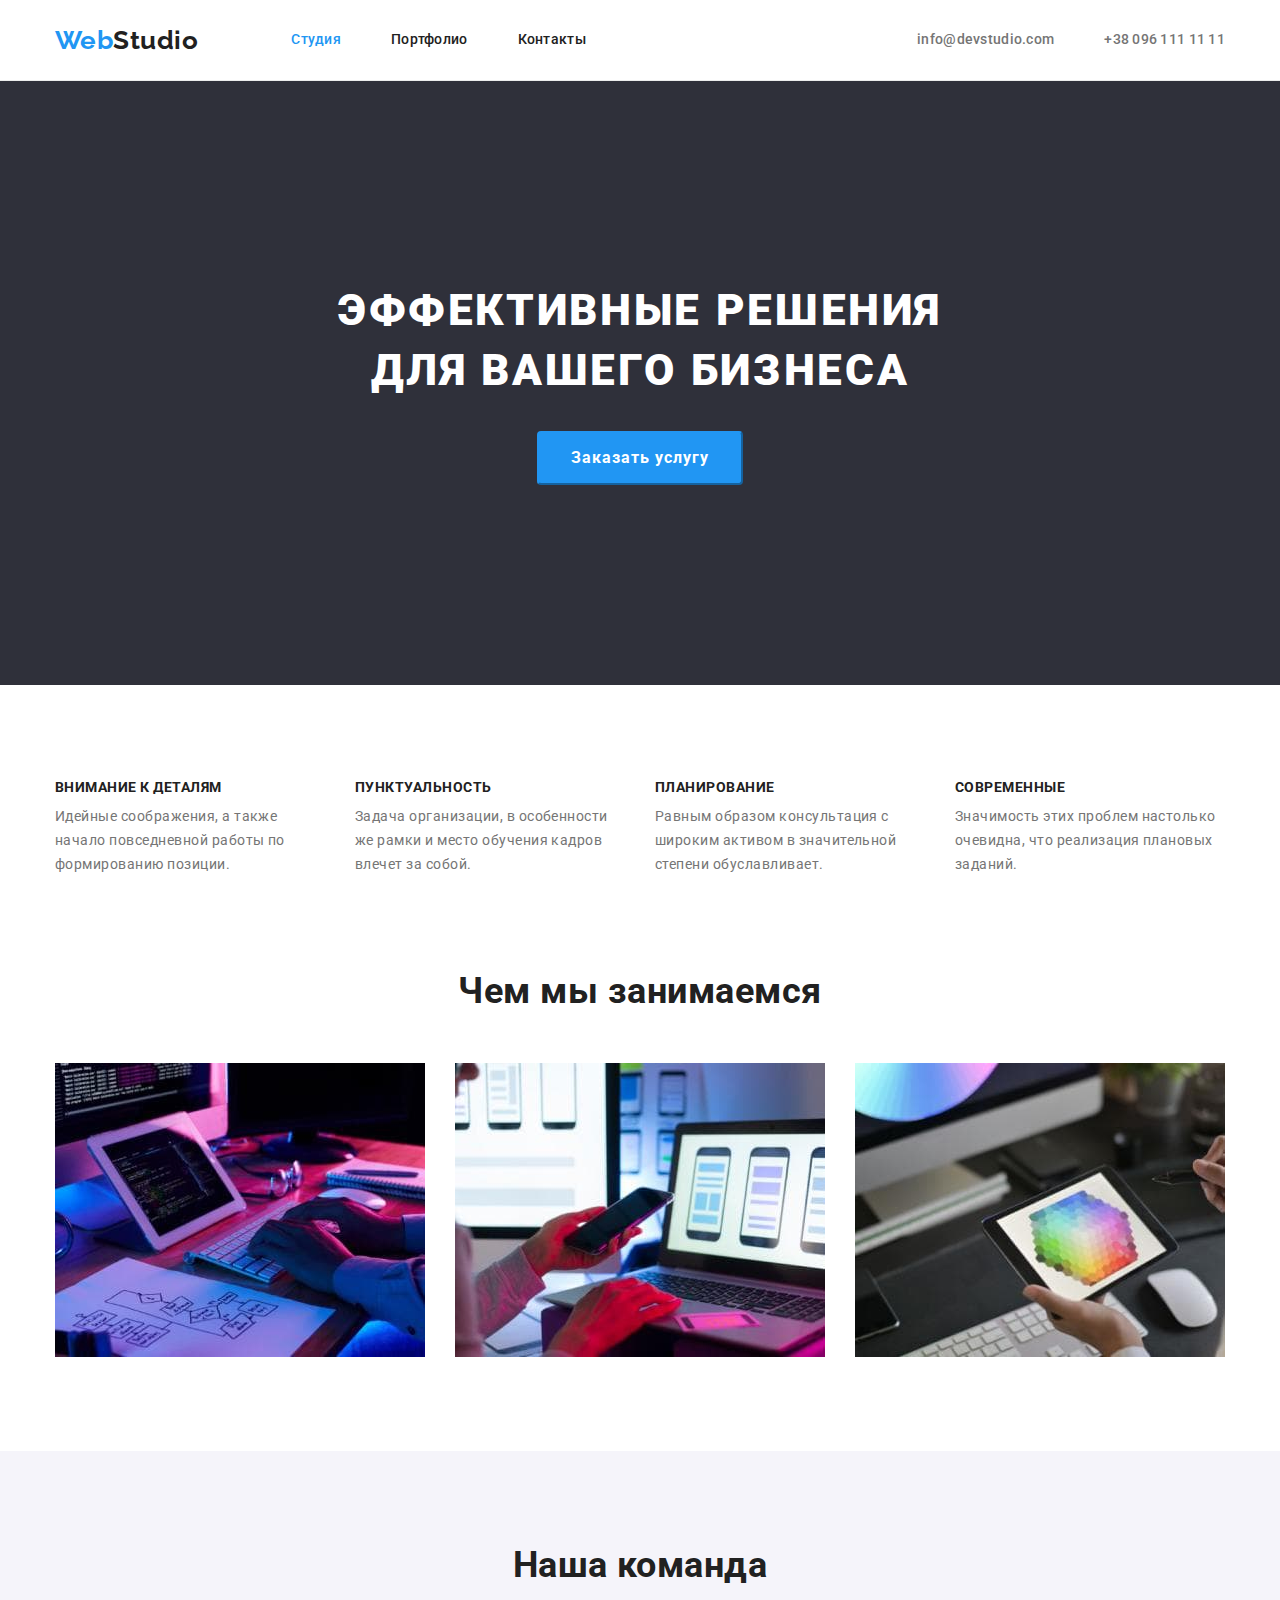
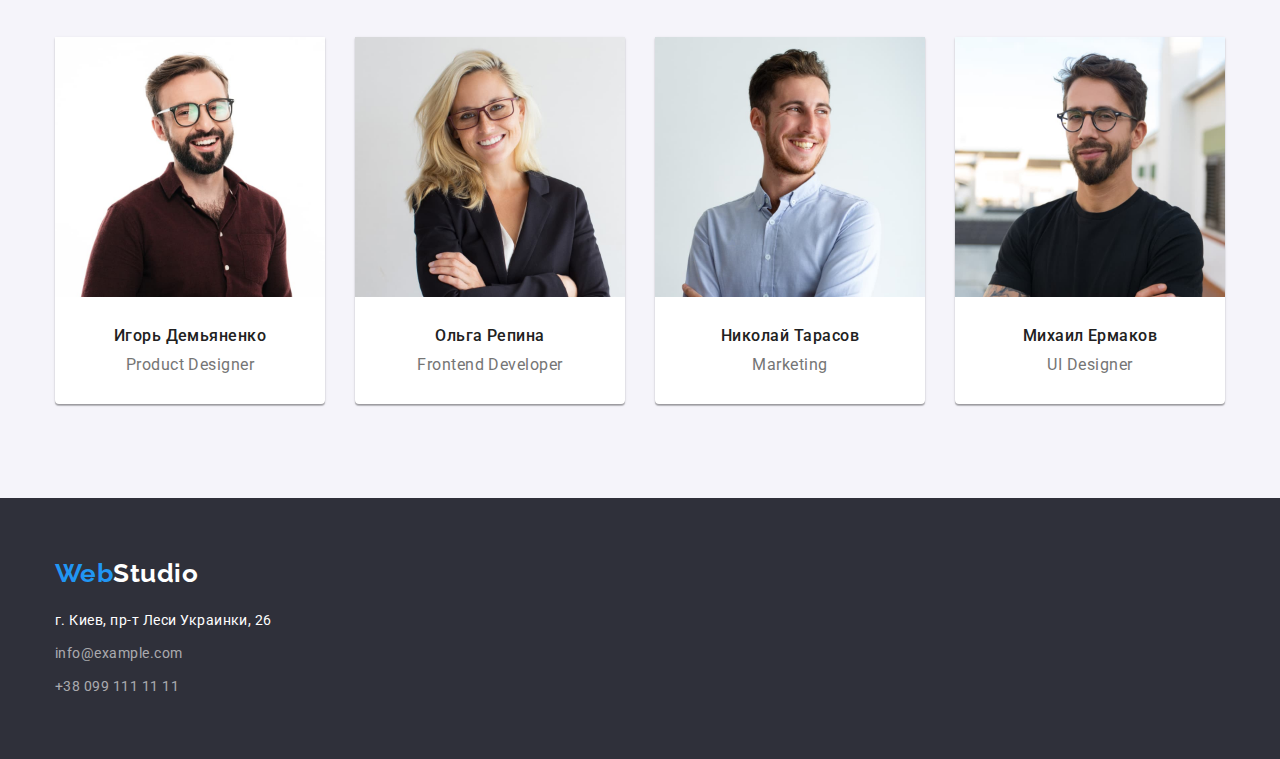
<file: index.html>
<!DOCTYPE html>
<html lang="ru">
  <head>
    <meta charset="UTF-8" />
    <meta http-equiv="X-UA-Compatible" content="IE=edge" />
    <meta name="viewport" content="width=device-width, initial-scale=1.0" />
    <title>Document</title>
    <link rel="stylesheet" href="./css/styles.css" />
    <link
      href="https://fonts.googleapis.com/css2?family=Raleway:wght@700&family=Roboto:wght@400;500;700;900&display=swap"
      rel="stylesheet"
    />
    <link
      rel="stylesheet"
      href="https://cdnjs.cloudflare.com/ajax/libs/modern-normalize/1.1.0/modern-normalize.min.css"
    />
  </head>
  <body class="page-body">
    <header class="page-header">
      <div class="container header-box">
        <nav class="header-nav">
          <a class="header-logo" href=""><span class="logo-blue">Web</span>Studio</a>
          <ul class="header-nav-list">
            <li class="header-nav-list-item">
              <a href="./index.html" class="nav-link-current">Студия</a>
            </li>
            <li class="header-nav-list-item">
              <a href="./portfolio.html" class="nav-link">Портфолио</a>
            </li>
            <li class="header-nav-list-item"><a href="" class="nav-link">Контакты</a></li>
          </ul>
        </nav>
        <ul class="header-list">
          <li class="header-list-item">
            <a class="header-contact" href="mailto:info@devstudio.com">info@devstudio.com</a>
          </li>
          <li class="header-list-item">
            <a class="header-contact" href="tel:+380961111111">+38 096 111 11 11</a>
          </li>
        </ul>
      </div>
    </header>
    <main>
      <section class="hero">
        <div class="container">
          <h1 class="hero-title">Эффективные решения для вашего бизнеса</h1>
          <button type="button" class="button-studio">Заказать услугу</button>
        </div>
      </section>
      <!--Перша секція лозунги-->
      <section class="section features-section">
        <div class="container">
          <ul class="features-list">
            <li class="features-list-item">
              <h3 class="features-title">Внимание к деталям</h3>
              <p class="features-text">
                Идейные соображения, а также начало повседневной работы по формированию позиции.
              </p>
            </li>
            <li class="features-list-item">
              <h3 class="features-title">Пунктуальность</h3>
              <p class="features-text">
                Задача организации, в особенности же рамки и место обучения кадров влечет за собой.
              </p>
            </li>
            <li class="features-list-item">
              <h3 class="features-title">Планирование</h3>
              <p class="features-text">
                Равным образом консультация с широким активом в значительной степени обуславливает.
              </p>
            </li>
            <li class="features-list-item">
              <h3 class="features-title">Современные</h3>
              <p class="features-text">
                Значимость этих проблем настолько очевидна, что реализация плановых заданий.
              </p>
            </li>
          </ul>
        </div>
      </section>
      <!-- Друга секція Робота -->
      <section class="section">
        <div class="container">
          <h2 class="work-title">Чем мы занимаемся</h2>
          <ul class="work-list">
            <li class="work-list-item">
              <img class="work-img" src="./images/activity/box1.jpg" alt="activity1" width="370" />
            </li>
            <li class="work-list-item">
              <img class="work-img" src="./images/activity/box2.jpg" alt="activity2" width="370" />
            </li>
            <li class="work-list-item">
              <img class="work-img" src="./images/activity/box3.jpg" alt="activity3" width="370" />
            </li>
          </ul>
        </div>
      </section>
      <!-- Третя секція існуюча команда-->
      <section class="team-section section">
        <div class="container">
          <h2 class="team-title">Наша команда</h2>
          <ul class="team-list">
            <li class="team-member">
              <img class="team-img" src="./images/team/igor.jpg" alt="teammate1" width="270" />
              <div class="team-member-box">
                <h3 class="team-member-name">Игорь Демьяненко</h3>
                <p class="team-position">Product Designer</p>
              </div>
            </li>
            <li class="team-member">
              <img class="team-img" src="./images/team/olga.jpg" alt="teammate2" width="270" />
              <div class="team-member-box">
                <h3 class="team-member-name">Ольга Репина</h3>
                <p class="team-position">Frontend Developer</p>
              </div>
            </li>
            <li class="team-member">
              <img class="team-img" src="./images/team/nikolay.jpg" alt="teammate3" width="270" />
              <div class="team-member-box">
                <h3 class="team-member-name">Николай Тарасов</h3>
                <p class="team-position">Marketing</p>
              </div>
            </li>
            <li class="team-member">
              <img class="team-img" src="./images/team/mikhail.jpg" alt="teammate4" width="270" />
              <div class="team-member-box">
                <h3 class="team-member-name">Михаил Ермаков</h3>
                <p class="team-position">UI Designer</p>
              </div>
            </li>
          </ul>
        </div>
      </section>
    </main>
    <footer class="footer">
      <div class="container">
        <a class="footer-logo" href=""><span class="logo-blue">Web</span>Studio</a>
        <address class="footer-adress">
          <p>г. Киев, пр-т Леси Украинки, 26</p>
          <ul class="footer-list">
            <li class="footer-list-item">
              <a href="mailto:info@example.com" class="footer-adress-contact">info@example.com</a>
            </li>
            <li class="footer-list-item">
              <a href="tel:+380991111111" class="footer-adress-contact">+38 099 111 11 11</a>
            </li>
          </ul>
        </address>
      </div>
    </footer>
  </body>
</html>
</file>
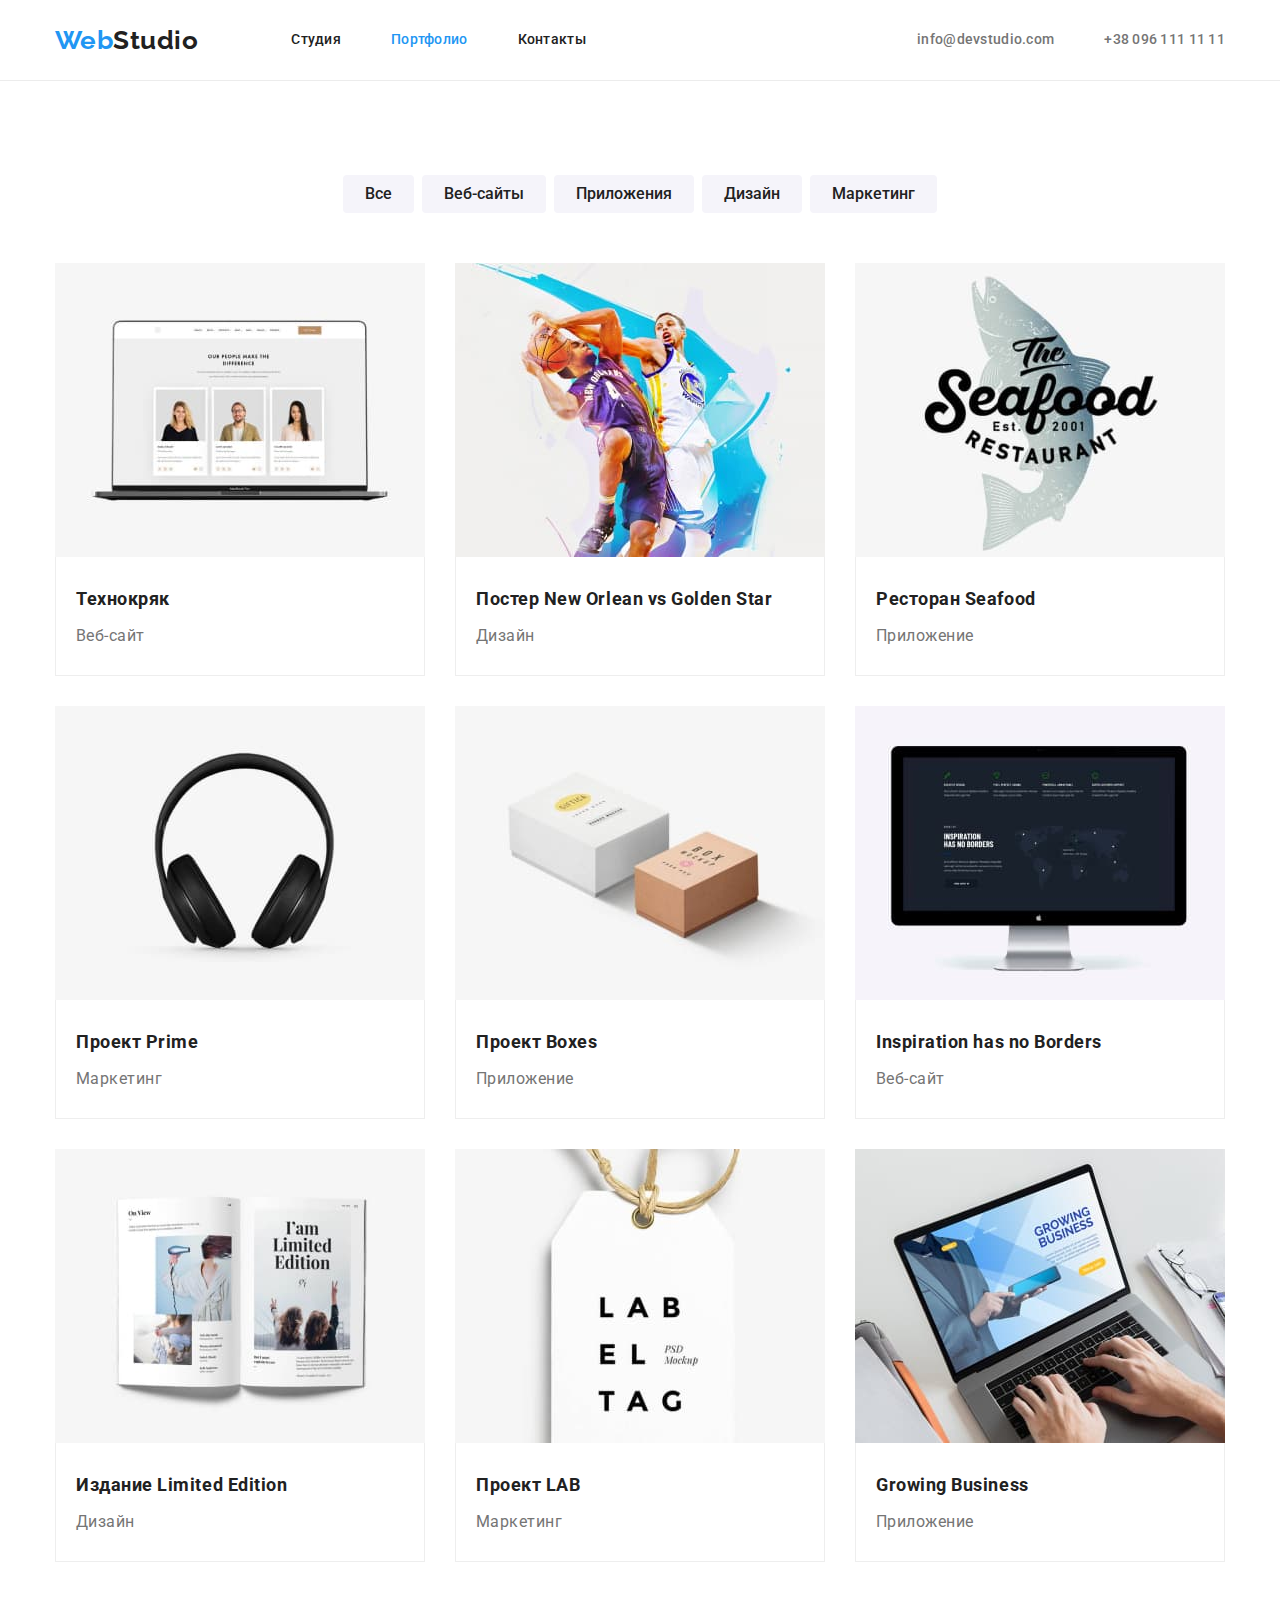
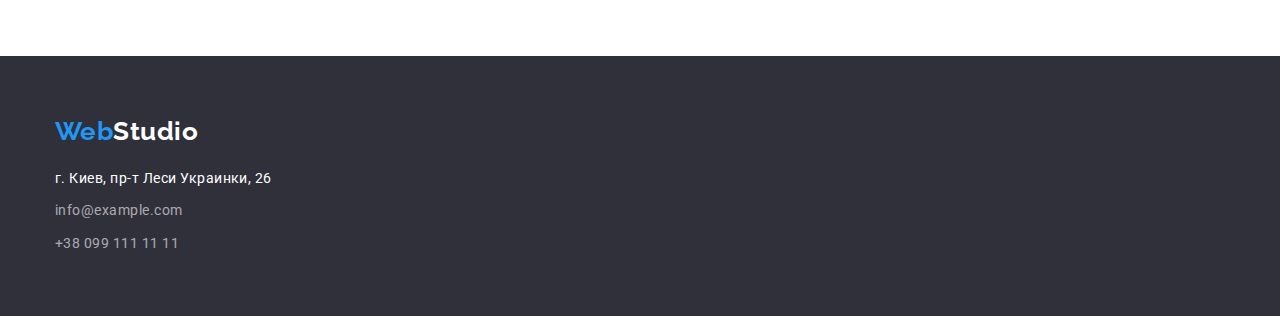
<file: portfolio.html>
<!DOCTYPE html>
<html lang="ru">
  <head>
    <meta charset="UTF-8" />
    <meta http-equiv="X-UA-Compatible" content="IE=edge" />
    <meta name="viewport" content="width=device-width, initial-scale=1.0" />
    <title>Document</title>
    <link rel="stylesheet" href="./css/styles.css" />
    <link
      href="https://fonts.googleapis.com/css2?family=Raleway:wght@700&family=Roboto:wght@400;500;700;900&display=swap"
      rel="stylesheet"
    />
    <link
      rel="stylesheet"
      href="https://cdnjs.cloudflare.com/ajax/libs/modern-normalize/1.1.0/modern-normalize.min.css"
    />
  </head>
  <body class="page-body">
    <header class="page-header">
      <div class="container header-box">
        <nav class="header-nav">
          <a class="header-logo" href=""><span class="logo-blue">Web</span>Studio</a>
          <ul class="header-nav-list">
            <li class="header-nav-list-item"><a href="./index.html" class="nav-link">Студия</a></li>
            <li class="header-nav-list-item">
              <a href="./portfolio.html" class="nav-link-current">Портфолио</a>
            </li>
            <li class="header-nav-list-item"><a href="" class="nav-link">Контакты</a></li>
          </ul>
        </nav>
        <ul class="header-list">
          <li class="header-list-item">
            <a class="header-contact" href="mailto:info@devstudio.com">info@devstudio.com</a>
          </li>
          <li class="header-list-item">
            <a class="header-contact" href="tel:+380961111111">+38 096 111 11 11</a>
          </li>
        </ul>
      </div>
    </header>
    <main>
      <section class="section">
        <div class="container">
          <ul class="portfolio-buttons-list">
            <li class="portfolio-buttons-item">
              <button type="button" class="button-portfolio">Все</button>
            </li>
            <li class="portfolio-buttons-item">
              <button type="button" class="button-portfolio">Веб-сайты</button>
            </li>
            <li class="portfolio-buttons-item">
              <button type="button" class="button-portfolio">Приложения</button>
            </li>
            <li class="portfolio-buttons-item">
              <button type="button" class="button-portfolio">Дизайн</button>
            </li>
            <li class="portfolio-buttons-item">
              <button type="button" class="button-portfolio">Маркетинг</button>
            </li>
          </ul>
          <ul class="portfolio-list">
            <li class="portfolio-list-item">
              <a class="portfolio-link" href=""
                ><img
                  class="portfolio-img"
                  src="./images/projects/techcrack.jpg"
                  alt="project1"
                  width="370"
                />
                <div class="portfolio-list-border-box">
                  <h3 class="portfolio-title">Технокряк</h3>
                  <p class="portfolio-text">Веб-сайт</p>
                </div>
              </a>
            </li>
            <li class="portfolio-list-item">
              <a class="portfolio-link" href=""
                ><img
                  class="portfolio-img"
                  src="./images/projects/new-orlean-vs-golden-star.jpg"
                  alt="project2"
                  width="370"
                />
                <div class="portfolio-list-border-box">
                  <h3 class="portfolio-title">Постер New Orlean vs Golden Star</h3>
                  <p class="portfolio-text">Дизайн</p>
                </div>
              </a>
            </li>
            <li class="portfolio-list-item">
              <a class="portfolio-link" href=""
                ><img
                  class="portfolio-img"
                  src="./images/projects/seafood.jpg"
                  alt="project3"
                  width="370"
                />
                <div class="portfolio-list-border-box">
                  <h3 class="portfolio-title">Ресторан Seafood</h3>
                  <p class="portfolio-text">Приложение</p>
                </div>
              </a>
            </li>
            <li class="portfolio-list-item">
              <a class="portfolio-link" href=""
                ><img
                  class="portfolio-img"
                  src="./images/projects/prime.jpg"
                  alt="project4"
                  width="370"
                />
                <div class="portfolio-list-border-box">
                  <h3 class="portfolio-title">Проект Prime</h3>
                  <p class="portfolio-text">Маркетинг</p>
                </div>
              </a>
            </li>
            <li class="portfolio-list-item">
              <a class="portfolio-link" href=""
                ><img
                  class="portfolio-img"
                  src="./images/projects/boxes.jpg"
                  alt="project5"
                  width="370"
                />
                <div class="portfolio-list-border-box">
                  <h3 class="portfolio-title">Проект Boxes</h3>
                  <p class="portfolio-text">Приложение</p>
                </div>
              </a>
            </li>
            <li class="portfolio-list-item">
              <a class="portfolio-link" href=""
                ><img
                  class="portfolio-img"
                  src="./images/projects/inspiration-has-no-borders.jpg"
                  alt="project6"
                  width="370"
                />
                <div class="portfolio-list-border-box">
                  <h3 class="portfolio-title">Inspiration has no Borders</h3>
                  <p class="portfolio-text">Веб-сайт</p>
                </div>
              </a>
            </li>
            <li class="portfolio-list-item">
              <a class="portfolio-link" href=""
                ><img
                  class="portfolio-img"
                  src="./images/projects/limited-edition.jpg"
                  alt="project7"
                  width="370"
                />
                <div class="portfolio-list-border-box">
                  <h3 class="portfolio-title">Издание Limited Edition</h3>
                  <p class="portfolio-text">Дизайн</p>
                </div>
              </a>
            </li>
            <li class="portfolio-list-item">
              <a class="portfolio-link" href=""
                ><img
                  class="portfolio-img"
                  src="./images/projects/lab.jpg"
                  alt="project8"
                  width="370"
                />
                <div class="portfolio-list-border-box">
                  <h3 class="portfolio-title">Проект LAB</h3>
                  <p class="portfolio-text">Маркетинг</p>
                </div>
              </a>
            </li>
            <li class="portfolio-list-item">
              <a class="portfolio-link" href=""
                ><img
                  class="portfolio-img"
                  src="./images/projects/growing-busines.jpg"
                  alt="project9"
                  width="370"
                />
                <div class="portfolio-list-border-box">
                  <h3 class="portfolio-title">Growing Business</h3>
                  <p class="portfolio-text">Приложение</p>
                </div>
              </a>
            </li>
          </ul>
        </div>
      </section>
    </main>
    <footer class="footer">
      <div class="container">
        <a class="footer-logo" href=""><span class="logo-blue">Web</span>Studio</a>
        <address class="footer-adress">
          <p class="footer-adress-street">г. Киев, пр-т Леси Украинки, 26</p>
          <ul class="footer-list">
            <li class="footer-list-item">
              <a href="mailto:info@example.com" class="footer-adress-contact">info@example.com</a>
            </li>
            <li class="footer-list-item">
              <a href="tel:+380991111111" class="footer-adress-contact">+38 099 111 11 11</a>
            </li>
          </ul>
        </address>
      </div>
    </footer>
  </body>
</html>
</file>
<file: css/styles.css>
/* основний колір тексту 212121 */
/* колір посилань та параграфів 757575 */
/* колір акценту 2196F3 */
/* колір кнопки 188CE8 */
/* текст в мейні та футері FFFFFF */
/* колір фону мейна та футера 2F303A */
/* колір фону секція 2 F5F4FA */

:root{
    --primary-text-color: #212121;
    --secondary-text-color: #757575;
    --accent-color: #2196F3;
    --negative-color: #fff;
    --dark-background: #2F303A;
    --footer-opacity: rgba(255, 255, 255, 0.6);
    --button-hover: #188CE8;
    --light-background: #f5f4fa;
}

/* global */
h1,
h2,
h3,
p{
    margin: 0;
}

.page-body {
    font-family: Roboto, sans-serif;
    letter-spacing: 0.03em;
      
    background-color: var(--negative-color);
    color: var(--primary-text-color);
}

.container{
    margin: 0 auto;
    width: 1200px;
    padding: 0 15px;
}


ul{
    margin: 0;
    padding: 0;
    list-style: none;
}

.section{
    padding-top: 94px;
    padding-bottom: 94px;
}

/* header */
.page-header{
    border-bottom: 1px solid #ececec;
}

.header-box{
    display: flex;
}

.header-nav,
.header-nav-list,
.header-list {
    display: flex;
}

.header-logo{
    display: flex;
    align-items: center;;
}

.header-logo,
.footer-logo {
    font-family: 'Raleway';
    font-weight: 700;
    font-size: 26px;
    line-height: 1.19;
    color: var(--primary-text-color);
    text-decoration: none;    
}

.logo-blue {
    color: var(--accent-color);
}

.header-nav-list {
    margin-left: 93px;
}

.nav-link,
.nav-link-current {
    display: block;
    padding-top: 32px;
    padding-bottom: 32px;

    font-weight: 500;
    font-size: 14px;
    line-height: 1.14;
    letter-spacing: 0.02em;
    color: var(--primary-text-color);
    text-decoration: none;
}

.header-list{   
    margin-left: auto;
}

.header-list-item:not(:first-child),
.header-nav-list-item:not(:first-child){
    margin-left: 50px;
}

.header-contact {
    display: block;
    padding-top: 32px;
    padding-bottom: 32px;

    font-weight: 500;
    font-size: 14px;
    line-height: 1.14;
    letter-spacing: 0.02em;
    color: var(--secondary-text-color);
    text-decoration: none;
}

.nav-link:hover, 
.nav-link:focus,
.header-contact:hover,
.header-contact:focus,
.nav-link-current{
    color: var(--accent-color);
}

/*main*/
.hero{
    padding-top: 200px;
    padding-bottom: 200px;
    text-align: center;

    background-color: var(--dark-background);
}

.hero-title{
    margin: auto;
    max-width: 696px;

    font-weight: 900;
    font-size: 44px;
    line-height: 1.36;
    letter-spacing: 0.06em;
    text-transform: uppercase;
    color: var(--negative-color)
}

.button-studio{
    padding: 10px 32px;
    margin-top: 30px;
    box-shadow: 0px 4px 4px rbga(0, 0, 0, 0.15);
    border-radius: 4px;
    border-color: var(--accent-color);

    font-weight: 700;
    font-size: 16px;
    line-height: 1.87;
    letter-spacing: 0.06em;
    color: var(--negative-color);
    background-color: var(--accent-color);
    cursor: pointer;
}

.button-studio:hover,
.button-studio:focus{
    background-color: var(--button-hover);
    border-color: var(--button-hover);
}

/* section лозунги */
.features-section{
    padding-bottom: 0;
}

.features-list{
    display: flex;
}

.features-list-item{
    max-width: 270px;
}

.features-list-item:not(:first-child){
    margin-left: 30px;
}

.features-title{
    font-weight: 700;
    font-size: 14px;
    line-height: 1.2;
    text-transform: uppercase;
}

.features-text{
    margin-top: 10px;
    
    font-size: 14px;
    line-height: 1.71;
    color: var(--secondary-text-color);
}

/* section зайняття */
.work-list{
    display: flex;
}

.work-list,
.team-list{
    margin-top: 50px;
}

.work-title,
.team-title{
    text-align: center;

    font-weight: 700;
    font-size: 36px;
    line-height: 1.16;
}

.work-list-item:not(:first-child){
    margin-left: 30px;
}

.work-img{
    display: block;
}

/* section команда */
.team-section{
    background-color: var(--light-background) ;
}


.team-list{
    display: flex;
    /* justify-content: space-between; */
}

.team-member{
    width: 270px;
    margin-left: 30px;

    box-shadow: 0px 1px 3px rgba(0, 0, 0, 0.12), 0px 1px 1px rgba(0, 0, 0, 0.14), 0px 2px 1px rgba(0, 0, 0, 0.2);
    border-radius: 0px 0px 4px 4px;
    background-color: var(--negative-color);
}

.team-member:nth-child(4n+1){
    margin-left: 0px;
}

.team-img{
    display: block;
}

.team-member-box{
    text-align: center;
    padding-top: 30px;
    padding-bottom: 30px;
}

.team-member-name{
    font-weight: 500;
    font-size: 16px;
    line-height: 1.18;
}

.team-position{
    margin-top: 10px;

    font-size: 16px;
    line-height: 1.18;
    color: var(--secondary-text-color);
}

/* portfolio */

.portfolio-buttons-list{
    display: flex;
    justify-content: center;
}

.button-portfolio {
    padding: 6px 22px;
    border: transparent;
    border-radius: 4px;
    
    font-weight: 500;
    font-size: 16px;
    line-height: 1.62;
    color: var(--primary-text-color);
    background-color: var(--light-background);
    cursor: pointer;
}

.button-portfolio:hover,
.button-portfolio:focus {
    box-shadow: 0px 3px 1px rgba(0, 0, 0, 0.1),
                0px 1px 2px rgba(0, 0, 0, 0.08),
                0px 2px 2px rgba(0, 0, 0, 0.12);
    color: var(--negative-color);
    background-color: var(--accent-color);
}

.portfolio-buttons-item:not(:first-child){
    margin-left: 8px;
}

.portfolio-link{
    display: block;
    text-decoration-line: none;
}

.portfolio-img{
    display: block;
}

.portfolio-list{
    display: flex;
    flex-wrap: wrap;
    margin-top: 50px;
}

.portfolio-list-item{
    max-width: 370px;
    margin-left: 30px;
    margin-top: 30px;
}

.portfolio-list-item:hover,
.portfolio-list-item:focus{
    box-shadow: 0px 1px 1px rgba(0, 0, 0, 0.12),
                0px 4px 4px rgba(0, 0, 0, 0.06), 
                1px 4px 6px rgba(0, 0, 0, 0.16);
}

.portfolio-list-item:nth-child(3n+1){
    margin-left: 0px;
}

.portfolio-list-item:nth-child(-n + 3){
    margin-top: 0px;
}
.portfolio-list-border-box{
    padding: 24px 20px;
    border: 1px solid #EEEEEE;
    border-top: none;
}
.portfolio-title{
    font-weight: 700;
    font-size: 18px;
    line-height: 2;
    letter-spacing: 0.03em;
    color: var(--primary-text-color);
}

.portfolio-text{
    margin-top: 4px;

    font-size: 16px;
    line-height: 1.87;
    color: var(--secondary-text-color);
}
/* footer */
.footer{
    padding: 60px 0;
    background-color: var(--dark-background);
}

.footer-logo{
    display: block;

    color: var(--negative-color);
    text-decoration: none;
}

.footer-adress{
    margin-top: 20px;

    font-size: 14px;
    line-height: 1.71;
    font-style: normal;
    color: var(--negative-color);

}

.footer-list{
    margin-top: 9px;
}

.footer-list-item{
    display: block;
}

.footer-list-item:not(:first-child){
    margin-top: 9px;
}
.footer-adress-contact{
    color: var(--footer-opacity);
    text-decoration: none;
    font-style: normal;
}

.footer-adress-contact:hover,
.footer-adress-contact:active {
    color: var(--accent-color)
}
</file>
